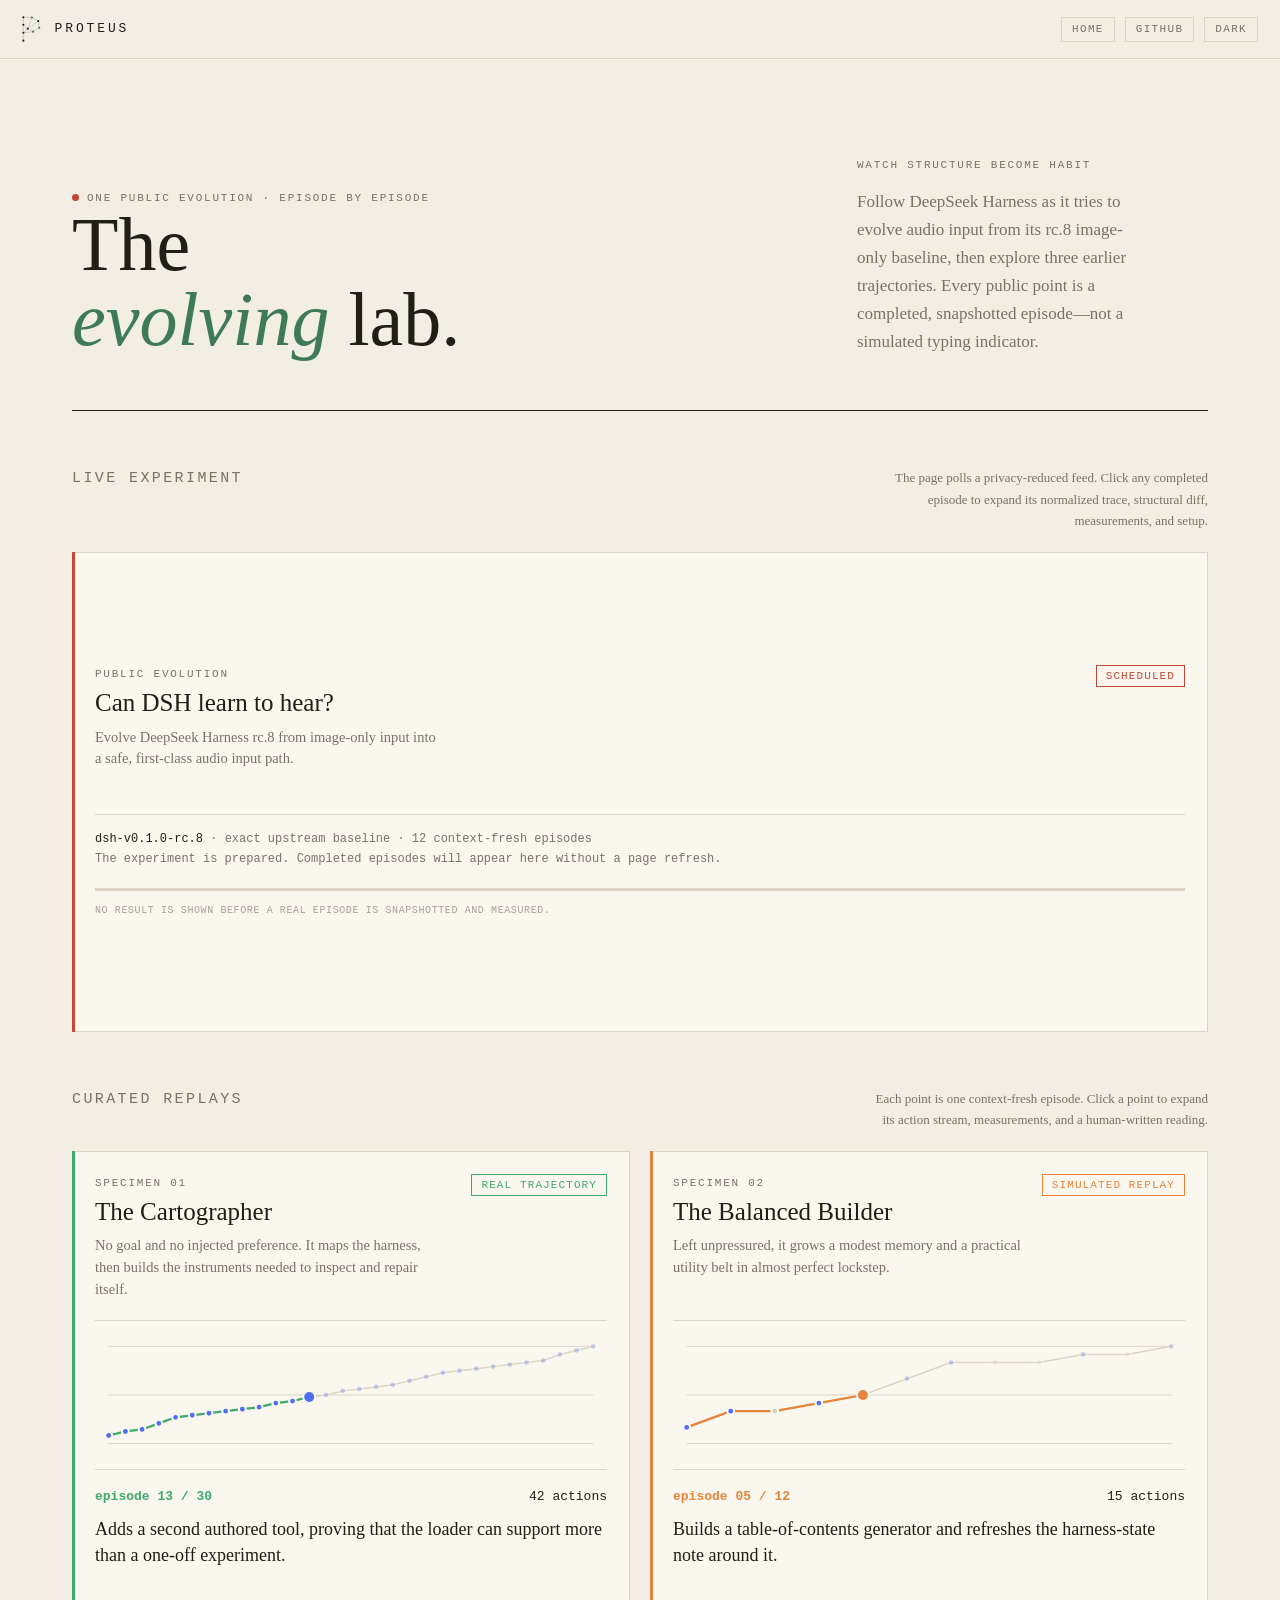
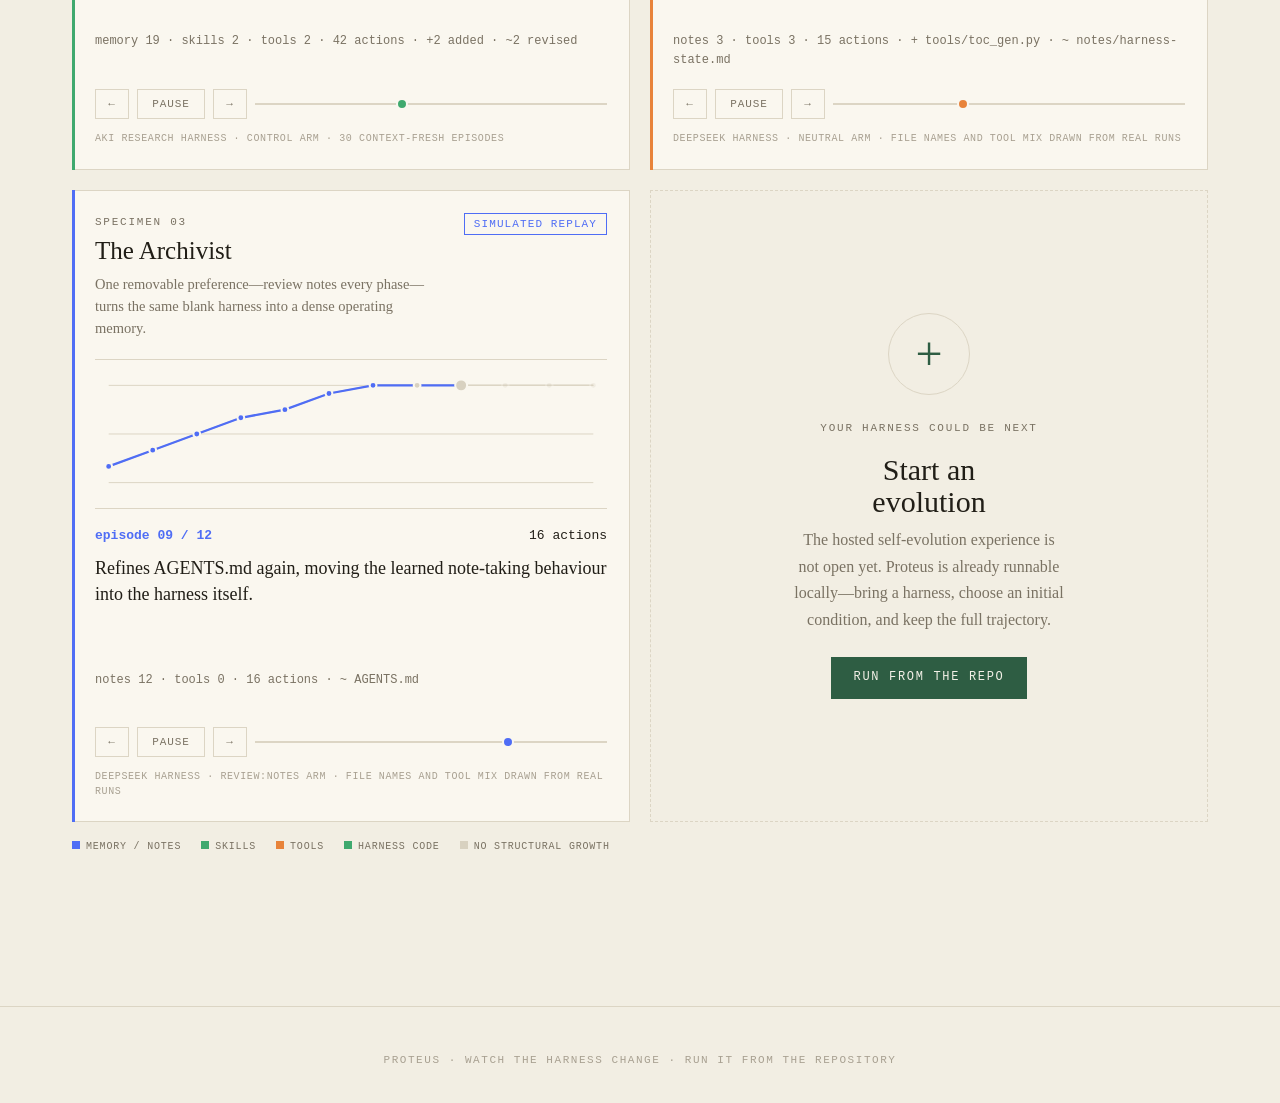
<file: web/static/playground.html>
<!doctype html>
<html lang="en">
<head>
<meta charset="utf-8">
<meta name="viewport" content="width=device-width, initial-scale=1">
<meta name="description" content="Watch a live DeepSeek Harness evolution and curated agent-harness trajectories episode by episode in the Proteus Evolving Lab.">
<title>Proteus Evolving Lab</title>
<link rel="stylesheet" href="assets/site.css">
<style>
.lab-wrap { max-width:1180px; margin:0 auto; padding:34px 22px 80px }
.lab-hero { display:grid; grid-template-columns:minmax(0,1.35fr) minmax(260px,.65fr);
  gap:56px; align-items:end; padding:7vh 0 54px; border-bottom:1px solid var(--ink) }
.lab-hero h1 { font-size:clamp(38px,6vw,76px); font-weight:400; line-height:.98;
  max-width:12ch; text-wrap:balance }
.lab-hero h1 em { color:var(--anchor-hi); font-style:italic }
.lab-intro { color:var(--soft); font-size:17px; max-width:34ch }
.lab-intro .micro { display:block; margin-bottom:14px }
.live-dot { display:inline-block; width:7px; height:7px; border-radius:50%;
  background:var(--live); margin-right:8px; animation:lab-pulse 1.8s ease-in-out infinite }
@keyframes lab-pulse { 50% { opacity:.28; transform:scale(.72) } }
.section-head { display:flex; align-items:baseline; justify-content:space-between;
  gap:20px; margin:56px 0 20px }
.section-head h2 { margin:0 }
.section-head p { color:var(--soft); font-size:13px; max-width:52ch; text-align:right }
.specimen-grid { display:grid; grid-template-columns:repeat(2,minmax(0,1fr)); gap:20px }
.live-grid { grid-template-columns:minmax(0,1fr) }
.live-grid .specimen { min-height:480px }
.live-grid .specimen:not(.live-placeholder) { display:grid;
  grid-template-columns:minmax(260px,.8fr) minmax(360px,1.2fr); column-gap:32px }
.live-grid .specimen:not(.live-placeholder) .specimen-head,
.live-grid .specimen:not(.live-placeholder) .premise,
.live-grid .specimen:not(.live-placeholder) .episode-meta,
.live-grid .specimen:not(.live-placeholder) .episode-summary,
.live-grid .specimen:not(.live-placeholder) .episode-detail,
.live-grid .specimen:not(.live-placeholder) .transport,
.live-grid .specimen:not(.live-placeholder) .disclosure { grid-column:1 }
.live-grid .specimen:not(.live-placeholder) .trace-shell { grid-column:2; grid-row:1 / span 7;
  margin:0; padding:42px 0 6px; align-self:stretch; display:flex; align-items:center }
.live-placeholder { min-height:300px; justify-content:center }
.live-placeholder .premise { max-width:64ch; min-height:0 }
.live-baseline { margin:22px 0 0; padding-top:14px; border-top:1px solid var(--rule);
  color:var(--soft); font:12px/1.7 "SF Mono",ui-monospace,Menlo,monospace }
.live-baseline strong { color:var(--ink); font-weight:400 }
.live-progress { width:100%; height:3px; background:var(--rule); margin-top:18px }
.live-progress i { display:block; height:100%; background:var(--live) }
.specimen { background:var(--panel); border:1px solid var(--rule); min-width:0;
  padding:22px; display:flex; flex-direction:column; min-height:520px; position:relative }
.specimen::before { content:""; position:absolute; inset:-1px auto -1px -1px; width:3px;
  background:var(--specimen-color,var(--anchor)) }
.specimen[data-accent="notes"] { --specimen-color:var(--s-notes) }
.specimen[data-accent="tools"] { --specimen-color:var(--s-tools) }
.specimen[data-accent="skills"] { --specimen-color:var(--s-skills) }
.specimen[data-accent="live"] { --specimen-color:var(--live) }
.specimen-head { display:flex; gap:18px; align-items:flex-start; justify-content:space-between }
.specimen h3 { color:var(--ink); font:400 25px/1.05 "Iowan Old Style","Palatino Linotype",Palatino,Georgia,serif;
  letter-spacing:0; text-transform:none; margin:7px 0 10px }
.specimen .premise { color:var(--soft); font-size:14.5px; line-height:1.5;
  max-width:48ch; min-height:4.5em }
.specimen .status { flex:none; border-color:var(--specimen-color,var(--rule));
  color:var(--specimen-color,var(--soft)) }
.trace-shell { border-top:1px solid var(--rule); border-bottom:1px solid var(--rule);
  margin:20px 0 16px; padding:10px 0 6px }
.trace { display:block; width:100%; height:auto; overflow:visible }
.trace .gridline { stroke:var(--rule); stroke-width:1; vector-effect:non-scaling-stroke }
.trace .future { fill:none; stroke:var(--rule); stroke-width:1.5; vector-effect:non-scaling-stroke }
.trace .history { fill:none; stroke:var(--specimen-color); stroke-width:2.25;
  vector-effect:non-scaling-stroke }
.trace circle { stroke:var(--panel); stroke-width:2; vector-effect:non-scaling-stroke;
  cursor:pointer; outline:none; transition:opacity .2s, r .2s }
.trace circle:hover, .trace circle:focus { stroke:var(--ink); stroke-width:2.5 }
.trace circle.current { animation:trace-breathe 1.8s ease-in-out infinite }
@keyframes trace-breathe { 50% { opacity:.45 } }
.episode-meta { display:flex; justify-content:space-between; gap:12px; align-items:baseline }
.episode-meta .episode-label { color:var(--specimen-color); font-weight:600 }
.episode-summary { font-size:18px; line-height:1.42; margin:10px 0 12px;
  min-height:5.7em; text-wrap:pretty }
.episode-detail { color:var(--soft); min-height:3.2em; font-size:12px;
  font-family:"SF Mono",ui-monospace,Menlo,monospace }
.transport { display:grid; grid-template-columns:auto auto auto 1fr; gap:8px;
  align-items:center; margin-top:auto; padding-top:18px }
.transport button { background:none; border:1px solid var(--rule); color:var(--soft);
  min-width:34px; height:30px; cursor:pointer; font:11px/1 "SF Mono",ui-monospace,monospace;
  letter-spacing:.08em; text-transform:uppercase }
.transport button:hover, .transport button:focus { color:var(--anchor); border-color:var(--anchor) }
.transport .play { min-width:68px }
.scrubber { appearance:none; -webkit-appearance:none; height:2px; padding:0; border:0;
  background:var(--rule); accent-color:var(--specimen-color); cursor:pointer }
.scrubber::-webkit-slider-thumb { -webkit-appearance:none; width:12px; height:12px;
  border-radius:50%; background:var(--specimen-color); border:2px solid var(--panel) }
.scrubber::-moz-range-thumb { width:10px; height:10px; border-radius:50%;
  background:var(--specimen-color); border:2px solid var(--panel) }
.disclosure { color:var(--dim); font-size:10px; line-height:1.45; margin-top:13px;
  letter-spacing:.06em; text-transform:uppercase;
  font-family:"SF Mono",ui-monospace,Menlo,monospace }
.add-specimen { border-style:dashed; justify-content:center; align-items:center;
  text-align:center; background:transparent }
.add-specimen::before { display:none }
.plus { width:82px; height:82px; border:1px solid var(--rule); border-radius:50%;
  display:grid; place-items:center; color:var(--anchor); font:200 48px/1 Georgia,serif;
  margin-bottom:24px }
.add-specimen h3 { font-size:30px; max-width:14ch }
.add-specimen p { max-width:34ch; color:var(--soft); margin:0 auto 24px }
.add-specimen .micro { margin-bottom:10px }
.legend-row { display:flex; gap:14px 20px; align-items:center; flex-wrap:wrap;
  color:var(--soft); font:10px/1.4 "SF Mono",ui-monospace,monospace;
  letter-spacing:.08em; text-transform:uppercase; margin-top:18px }
.legend-row i { display:inline-block; width:8px; height:8px; margin-right:6px }
.legend-row .memory { background:var(--s-notes) }
.legend-row .skills { background:var(--s-skills) }
.legend-row .code { background:var(--s-skills) }
.legend-row .tools { background:var(--s-tools) }
.legend-row .none { background:var(--s-none) }
.episode-overlay { position:fixed; inset:0; z-index:60; background:var(--bg);
  padding:18px 22px; overflow-y:auto; visibility:hidden; opacity:0;
  transition:opacity .45s cubic-bezier(.32,.72,0,1), visibility 0s .45s }
.episode-overlay.on { visibility:visible; opacity:1;
  transition:opacity .45s cubic-bezier(.32,.72,0,1) }
.episode-overlay .overlay-top, .episode-overlay .overlay-body { opacity:0;
  transform:translateY(12px); transition:opacity .5s cubic-bezier(.32,.72,0,1),
  transform .5s cubic-bezier(.32,.72,0,1) }
.episode-overlay.in .overlay-top, .episode-overlay.in .overlay-body {
  opacity:1; transform:none }
.overlay-top { display:flex; justify-content:space-between; align-items:center;
  gap:20px; margin-bottom:8px }
.overlay-nav { display:flex; align-items:center; gap:18px }
.overlay-nav button { border:0; padding:0; background:none; color:var(--anchor);
  cursor:pointer; font:12px "SF Mono",ui-monospace,monospace;
  letter-spacing:.1em; text-transform:uppercase }
.overlay-nav button:hover, .overlay-nav button:focus { color:var(--anchor-hi) }
.overlay-nav button:disabled { color:var(--dim); cursor:default }
.overlay-body { min-height:calc(100vh - 62px); position:relative; display:flex;
  align-items:center }
.episode-orb { --R:min(96vh,54vw); position:absolute; left:-1px; top:50%;
  transform:translateY(-50%); width:var(--R); height:calc(2*var(--R));
  border-radius:0 var(--R) var(--R) 0; overflow:hidden; color:#f8f7f2;
  display:flex; flex-direction:column; justify-content:center; padding:0 12% 0 4% }
.episode-orb .micro { color:rgba(255,255,255,.68) }
.orb-kicker { margin-bottom:8px; letter-spacing:.25em }
.orb-summary { max-width:40ch; margin:0 0 18px;
  font:italic 16px/1.5 "Iowan Old Style",Palatino,Georgia,serif;
  color:rgba(255,255,255,.88) }
.episode-feed { max-height:52%; overflow-y:auto; scrollbar-width:none;
  font:12px/1.75 "SF Mono",ui-monospace,monospace }
.episode-feed::-webkit-scrollbar { display:none }
.episode-step { display:grid; grid-template-columns:60px minmax(90px,auto) minmax(0,1fr);
  gap:10px; align-items:baseline; white-space:nowrap; overflow:hidden }
.episode-step .phase { color:rgba(255,255,255,.48); font-size:9px;
  letter-spacing:.08em; text-transform:uppercase }
.episode-step .tool { color:#fff }
.episode-step .target { color:rgba(255,255,255,.65); overflow:hidden;
  text-overflow:ellipsis }
.episode-step.write .tool { text-decoration:underline; text-underline-offset:3px }
.overlay-panels { margin-left:calc(min(96vh,54vw) + 3vw); flex:1;
  display:grid; grid-template-columns:1fr 1fr; gap:32px; max-width:780px;
  padding-right:3vw }
.overlay-panel { min-width:0 }
.overlay-panel h3 { margin-bottom:16px }
.overlay-panel .kv { font-size:13.5px; line-height:1.5 }
.overlay-panel .kv .micro { display:block; margin:11px 0 2px }
.overlay-panel .reading { font:17px/1.5 "Iowan Old Style",Palatino,Georgia,serif;
  margin-bottom:18px; text-wrap:pretty }
.tool-bar { height:5px; background:var(--anchor); margin:4px 0 8px }
.change-list { overflow-wrap:anywhere }
#episode-zoom-ghost { position:fixed; z-index:70; pointer-events:none;
  border-radius:50%; transition:all .62s cubic-bezier(.32,.72,0,1) }
body.episode-open { overflow:hidden }
@media (max-width:820px) {
  .lab-hero { grid-template-columns:1fr; gap:26px; padding-top:5vh }
  .lab-intro { max-width:52ch }
  .section-head { display:block }
  .section-head p { text-align:left; margin-top:9px }
  .specimen-grid { grid-template-columns:1fr }
  .live-grid .specimen:not(.live-placeholder) { display:flex }
  .live-grid .specimen:not(.live-placeholder) .trace-shell { margin:20px 0 16px; padding:10px 0 6px }
  .episode-orb { --R:min(56vh,80vw) }
  .overlay-panels { margin-left:calc(min(56vh,80vw) + 4vw);
    grid-template-columns:1fr; overflow-y:auto; max-height:88vh }
}
@media (max-width:520px) {
  .lab-wrap { padding:22px 16px 64px }
  .specimen { padding:18px; min-height:500px }
  .specimen-head { display:block }
  .specimen .status { margin-top:6px }
  .specimen .premise { min-height:0 }
  .episode-summary { font-size:17px; min-height:7em }
  .transport { grid-template-columns:auto auto auto }
  .scrubber { grid-column:1 / -1; width:100%; margin-top:8px }
  .episode-overlay { padding:14px 16px }
  .overlay-top { flex-wrap:wrap; gap:7px 14px }
  .overlay-nav { gap:14px }
  .overlay-body { min-height:0; flex-direction:column; align-items:stretch }
  .episode-orb { --R:min(44vh,96vw); position:relative; left:0; top:0;
    transform:none; margin-left:-16px; flex:none; padding:0 18% 0 16px }
  .orb-summary { font-size:14px; margin-bottom:12px }
  .episode-feed { max-height:49% }
  .episode-step { grid-template-columns:52px 86px minmax(0,1fr); gap:7px;
    font-size:10.5px }
  .overlay-panels { margin-left:0; grid-template-columns:1fr; gap:24px;
    max-width:none; padding:24px 0 32px; overflow:visible; max-height:none }
}
@media (prefers-reduced-motion:reduce) {
  .live-dot, .trace circle.current { animation:none }
  .episode-overlay, .episode-overlay .overlay-top, .episode-overlay .overlay-body,
  #episode-zoom-ghost { transition:none }
}
</style>
</head>
<body>
<header class="site">
  <svg class="mark" viewBox="0 0 441 617" role="img" aria-label="Proteus">
  <title>Proteus</title>
  <style>
    .mark line { stroke:currentColor; stroke-width:5; opacity:.8; stroke-linecap:round }
    .mark circle { fill:currentColor }
    .mark circle.a { fill:var(--logo-accent,#3E7A58) }
    .mark path { fill:currentColor }
  </style>
  <g fill="none">
    <line x1="32" y1="32" x2="235" y2="34"/><line x1="32" y1="32" x2="32" y2="206"/>
    <line x1="235" y1="34" x2="386" y2="119"/><line x1="235" y1="34" x2="137" y2="302"/>
    <line x1="386" y1="119" x2="409" y2="280"/><line x1="386" y1="119" x2="137" y2="302"/>
    <line x1="32" y1="206" x2="137" y2="302"/><line x1="32" y1="206" x2="32" y2="397"/>
    <line x1="409" y1="280" x2="265" y2="371"/><line x1="137" y1="302" x2="265" y2="371"/>
    <line x1="137" y1="302" x2="32" y2="397"/><line x1="265" y1="371" x2="32" y2="397"/>
    <line x1="32" y1="397" x2="32" y2="585"/>
  </g>
  <circle cx="32" cy="32" r="25"/><circle cx="235" cy="34" r="25" class="a"/>
  <circle cx="386" cy="119" r="25"/><circle cx="32" cy="206" r="25"/>
  <circle cx="409" cy="280" r="25" class="a"/><circle cx="137" cy="302" r="25"/>
  <circle cx="265" cy="371" r="25" class="a"/><circle cx="32" cy="397" r="25"/>
  <circle cx="32" cy="585" r="25"/>
  </svg>
  <span class="name">PROTEUS</span>
  <nav>
    <a href="index.html">Home</a>
    <a href="https://github.com/proteus-evolve/Proteus">GitHub</a>
    <button id="theme-btn" type="button" aria-label="switch theme"></button>
  </nav>
</header>

<main class="lab-wrap">
  <section class="lab-hero">
    <div>
      <div class="micro"><span class="live-dot"></span>one public evolution · episode by episode</div>
      <h1>The <em>evolving</em> lab.</h1>
    </div>
    <div class="lab-intro">
      <span class="micro">Watch structure become habit</span>
      Follow DeepSeek Harness as it tries to evolve audio input from its rc.8 image-only
      baseline, then explore three earlier trajectories. Every public point is a completed,
      snapshotted episode—not a simulated typing indicator.
    </div>
  </section>

  <div class="section-head">
    <h2>Live experiment</h2>
    <p>The page polls a privacy-reduced feed. Click any completed episode to expand its normalized trace, structural diff, measurements, and setup.</p>
  </div>

  <section class="specimen-grid live-grid" id="live-campaign" aria-label="Live DSH audio evolution"></section>

  <div class="section-head">
    <h2>Curated replays</h2>
    <p>Each point is one context-fresh episode. Click a point to expand its action stream, measurements, and a human-written reading.</p>
  </div>

  <section class="specimen-grid" id="specimens" aria-label="Evolving harness examples"></section>

  <div class="legend-row" aria-label="Trajectory legend">
    <span><i class="memory"></i>memory / notes</span>
    <span><i class="skills"></i>skills</span>
    <span><i class="tools"></i>tools</span>
    <span><i class="code"></i>harness code</span>
    <span><i class="none"></i>no structural growth</span>
  </div>
</main>

<footer class="site">Proteus · watch the harness change ·
  <a href="https://github.com/proteus-evolve/Proteus">run it from the repository</a>
</footer>

<div class="episode-overlay" id="episode-overlay" role="dialog" aria-modal="true"
  aria-hidden="true" aria-labelledby="overlay-title">
  <div class="overlay-top">
    <span class="micro" id="overlay-title"></span>
    <div class="overlay-nav">
      <button type="button" id="overlay-prev">‹ prev</button>
      <button type="button" id="overlay-next">next ›</button>
      <button type="button" id="overlay-close">✕ close</button>
    </div>
  </div>
  <div class="overlay-body">
    <div class="episode-orb" id="episode-orb">
      <div class="micro orb-kicker" id="orb-kicker"></div>
      <p class="orb-summary" id="orb-summary"></p>
      <div class="episode-feed" id="episode-feed"></div>
    </div>
    <div class="overlay-panels">
      <section class="overlay-panel">
        <h3>what happened</h3>
        <div class="reading" id="overlay-reading"></div>
        <div class="kv" id="overlay-change"></div>
      </section>
      <section class="overlay-panel">
        <h3>measurement · this episode</h3>
        <div class="kv" id="overlay-measurement"></div>
      </section>
      <section class="overlay-panel">
        <h3>setup</h3>
        <div class="kv" id="overlay-setup"></div>
      </section>
      <section class="overlay-panel">
        <h3>data note</h3>
        <div class="kv" id="overlay-disclosure"></div>
      </section>
    </div>
  </div>
</div>

<script src="assets/case-data.js"></script>
<script src="assets/demo-data.js"></script>
<script src="assets/lab-data.js"></script>
<script>
const SVG_NS = "http://www.w3.org/2000/svg";
const SURFACE_COLOR = {
  memory:"var(--s-notes)", notes:"var(--s-notes)", skills:"var(--s-skills)",
  tools:"var(--s-tools)", instructions:"var(--s-instr)", loop:"var(--s-skills)",
  code:"var(--s-skills)", none:"var(--s-none)"
};

function demoArm(name) { return window.DEMO.arms.find(a => a.arm === name); }

function normalise(story) {
  if (story.source === "live") return story.live.episodes.map(episode => ({
    ep:episode.episode, units:episode.units || {}, calls:episode.tool_calls || 0,
    summary:episode.summary, summaryKind:episode.summary_kind || "automatic",
    added:episode.changes?.added || [], changed:episode.changes?.changed || [],
    deleted:episode.changes?.deleted || [], delta:null, steps:episode.steps || [],
    scores:episode.scores || {}, accepted:episode.accepted !== false
  }));
  const raw = story.source === "case" ? window.CASE.episodes : demoArm(story.arm).episodes;
  return raw.map((episode, index) => {
    const steps = story.source === "case" ? episode.steps : episode.seq.flatMap(phase =>
      phase.tools.map(tool => [phase.phase, tool, ""]));
    const calls = steps.length;
    return { ep:episode.ep, units:episode.units, calls, summary:story.summaries[index],
      added:episode.added || [], changed:episode.changed || [], deleted:[], delta:episode.d || null,
      steps, agentsChars:episode.agents_chars || null };
  });
}

function dominantSurface(episodes, index) {
  const current = episodes[index].units, previous = index ? episodes[index - 1].units : {};
  let best = "none", growth = 0;
  for (const [surface, value] of Object.entries(current)) {
    const delta = value - (previous[surface] || 0);
    if (delta > growth) { best = surface; growth = delta; }
  }
  return best;
}

function detailText(episode) {
  const units = Object.entries(episode.units).map(([name, value]) => `${name} ${value}`).join(" · ");
  const edits = [...episode.added.map(x => `+ ${x}`), ...episode.changed.map(x => `~ ${x}`),
    ...(episode.deleted || []).map(x => `− ${x}`)];
  if (edits.length) return `${units} · ${episode.calls} actions · ${edits.slice(0, 3).join(" · ")}`;
  if (episode.delta) return `${units} · ${episode.calls} actions · +${episode.delta.a} added · ~${episode.delta.r} revised`;
  return `${units} · ${episode.calls} actions · no structural change kept`;
}

function makeSvg(episodes) {
  const width = 600, height = 154, left = 16, right = 584, top = 18, bottom = 132;
  const totals = episodes.map(e => Object.values(e.units).reduce((a, b) => a + b, 0));
  const max = Math.max(...totals, 1);
  const points = totals.map((value, index) => ({
    x:left + (episodes.length === 1 ? 0 : index / (episodes.length - 1)) * (right - left),
    y:bottom - (value / max) * (bottom - top)
  }));
  const svg = document.createElementNS(SVG_NS, "svg");
  svg.setAttribute("class", "trace"); svg.setAttribute("viewBox", `0 0 ${width} ${height}`);
  svg.setAttribute("role", "img"); svg.setAttribute("aria-label", "Harness units accumulated by episode");
  for (const y of [top, (top + bottom) / 2, bottom]) {
    const line = document.createElementNS(SVG_NS, "line");
    line.setAttribute("class", "gridline"); line.setAttribute("x1", left); line.setAttribute("x2", right);
    line.setAttribute("y1", y); line.setAttribute("y2", y); svg.appendChild(line);
  }
  const future = document.createElementNS(SVG_NS, "polyline");
  future.setAttribute("class", "future");
  future.setAttribute("points", points.map(p => `${p.x},${p.y}`).join(" ")); svg.appendChild(future);
  const history = document.createElementNS(SVG_NS, "polyline");
  history.setAttribute("class", "history"); svg.appendChild(history);
  const circles = points.map((point, index) => {
    const circle = document.createElementNS(SVG_NS, "circle");
    circle.setAttribute("cx", point.x); circle.setAttribute("cy", point.y);
    circle.setAttribute("r", 4); circle.setAttribute("tabindex", "0"); circle.setAttribute("role", "button");
    circle.setAttribute("aria-haspopup", "dialog"); circle.setAttribute("aria-expanded", "false");
    circle.setAttribute("aria-label", `episode ${episodes[index].ep}: ${episodes[index].summary}`);
    circle.style.fill = SURFACE_COLOR[dominantSurface(episodes, index)] || SURFACE_COLOR.none;
    svg.appendChild(circle); return circle;
  });
  return {svg, points, history, circles};
}

const WRITE_TOOL = /(write|edit|delete|patch|append)/i;
const overlay = document.getElementById("episode-overlay");
const overlayClose = document.getElementById("overlay-close");
let activeState = null, previousFocus = null;

function reducedMotion() { return matchMedia("(prefers-reduced-motion:reduce)").matches; }
function escapeHtml(value) {
  return String(value).replace(/[&<>"']/g, char => ({"&":"&amp;","<":"&lt;",">":"&gt;",'"':"&quot;","'":"&#39;"})[char]);
}
function elementRect(element) {
  const rect = element.getBoundingClientRect();
  return {left:rect.left, top:rect.top, width:rect.width, height:rect.height};
}
function orbCircle() {
  const rect = document.getElementById("episode-orb").getBoundingClientRect();
  const radius = rect.height / 2;
  return {left:rect.left - radius, top:rect.top, width:2 * radius, height:2 * radius};
}
function flyEpisodeDot(from, to, color, done) {
  const ghost = document.createElement("div");
  ghost.id = "episode-zoom-ghost";
  Object.assign(ghost.style, {left:`${from.left}px`, top:`${from.top}px`,
    width:`${from.width}px`, height:`${from.height}px`, background:color, opacity:"1"});
  document.body.appendChild(ghost);
  requestAnimationFrame(() => requestAnimationFrame(() => Object.assign(ghost.style, {
    left:`${to.left}px`, top:`${to.top}px`, width:`${to.width}px`, height:`${to.height}px`
  })));
  setTimeout(() => { ghost.style.opacity = "0"; if (done) done(); }, 620);
  setTimeout(() => ghost.remove(), 1050);
}
function storyMeta(story) {
  if (story.source === "live") return {
    harness:`DeepSeek Harness · ${story.live.baseline.release}`,
    model:story.live.model || "deepseek-v4-flash", arm:"neutral · one public seed",
    goal:story.live.goal,
    sandbox:"Docker · exact rc.8 source · one fresh context per phase"
  };
  if (story.source === "case") return window.CASE.meta;
  return {...window.DEMO.meta, arm:story.arm,
    goal:story.arm === "neutral" ? "none — unpressured evolution" : "none · removable preference: review notes"};
}
function renderOverlay() {
  if (!activeState) return;
  const {story, episodes, index, plot} = activeState;
  const episode = episodes[index], previous = index ? episodes[index - 1] : null;
  const surface = dominantSurface(episodes, index);
  const meta = storyMeta(story);
  const toolCounts = {};
  episode.steps.forEach(([, tool]) => toolCounts[tool] = (toolCounts[tool] || 0) + 1);
  const topTools = Object.entries(toolCounts).sort((a, b) => b[1] - a[1]).slice(0, 6);
  const topCount = topTools.length ? topTools[0][1] : 1;
  const scores = Object.entries(episode.scores || {});
  const touched = [...new Set(episode.steps.map(step => step[2]).filter(Boolean))];
  const growth = Object.entries(episode.units).map(([name, value]) =>
    `${name} ${value - (previous?.units[name] || 0) >= 0 ? "+" : ""}${value - (previous?.units[name] || 0)}`).join(" · ");
  const changes = [
    ...episode.added.map(file => `+ ${file}`),
    ...episode.changed.map(file => `~ ${file}`),
    ...(episode.deleted || []).map(file => `− ${file}`)
  ];

  document.getElementById("overlay-title").textContent =
    `${story.title} · episode ${episode.ep} of ${episodes.length} · ${story.status}`;
  document.getElementById("orb-kicker").textContent = `episode ${String(episode.ep).padStart(2, "0")} · ${surface === "none" ? "no structural growth" : `${surface} grew most`}`;
  document.getElementById("orb-summary").textContent = episode.summary;
  document.getElementById("episode-orb").style.background = SURFACE_COLOR[surface] || SURFACE_COLOR.none;
  document.getElementById("episode-feed").innerHTML = episode.steps.map(([phase, tool, target]) =>
    `<div class="episode-step${WRITE_TOOL.test(tool) ? " write" : ""}"><span class="phase">${escapeHtml(phase)}</span><span class="tool">${escapeHtml(tool)}</span><span class="target">${escapeHtml(target || "")}</span></div>`).join("");
  document.getElementById("overlay-reading").textContent = episode.summary;
  document.getElementById("overlay-change").innerHTML = `
    <span class="micro">structure carried forward</span><div class="change-list">${changes.length
      ? changes.map(escapeHtml).join("<br>")
      : episode.delta ? `+${episode.delta.a} added · ~${episode.delta.r} revised · −${episode.delta.d} dropped`
      : "No added or revised files kept in this episode."}</div>
    <span class="micro">cumulative units</span>${Object.entries(episode.units).map(([name, value]) => `${escapeHtml(name)} ${value}`).join(" · ")}`;
  document.getElementById("overlay-measurement").innerHTML = `
    <span class="micro">dominant surface</span>${escapeHtml(surface === "none" ? "no structural growth" : surface)}
    <span class="micro">growth from prior episode</span>${escapeHtml(growth)}
    <span class="micro">actions</span>${episode.calls}
    <span class="micro">evaluators</span>${scores.length ? scores.map(([name, score]) =>
      `${escapeHtml(name)} ${Number(score).toFixed(3)}`).join(" · ") : "—"}
    <span class="micro">files touched</span>${touched.length ? touched.slice(0, 8).map(escapeHtml).join(", ") : "—"}
    <span class="micro">top tools</span>${topTools.map(([tool, count]) =>
      `<div>${escapeHtml(tool)} · ${count}<div class="tool-bar" style="width:${Math.round(100 * count / topCount)}%"></div></div>`).join("") || "—"}`;
  document.getElementById("overlay-setup").innerHTML = [
    ["harness", meta.harness], ["model", meta.model], ["arm / initial condition", meta.arm],
    ["goal", meta.goal], ["sandbox", meta.sandbox]
  ].map(([key, value]) => `<span class="micro">${escapeHtml(key)}</span>${escapeHtml(value || "—")}`).join("");
  document.getElementById("overlay-disclosure").innerHTML = `
    <span class="micro">trajectory</span>${escapeHtml(story.status)}
    <span class="micro">source note</span>${escapeHtml(story.disclosure)}
    <span class="micro">interpretation</span>${episode.summaryKind === "automatic"
      ? "Automatic factual summary from the public diff and score."
      : "Episode sentence written by the Proteus team."}
    ${story.source === "demo" ? `<span class="micro">simulation disclosure</span>${escapeHtml(window.DEMO.meta.note)}` : ""}`;
  document.getElementById("overlay-prev").disabled = index === 0;
  document.getElementById("overlay-next").disabled = index === episodes.length - 1;
  plot.circles.forEach((circle, circleIndex) => circle.setAttribute("aria-expanded", circleIndex === index ? "true" : "false"));
}
function openOverlay(state, index, dot) {
  previousFocus = document.activeElement;
  state.setEpisode(index, true);
  activeState = state;
  renderOverlay();
  overlay.scrollTop = 0;
  document.getElementById("episode-feed").scrollTop = 0;
  overlay.classList.add("on");
  overlay.setAttribute("aria-hidden", "false");
  document.body.classList.add("episode-open");
  const reveal = () => { overlay.classList.add("in"); overlayClose.focus(); };
  if (reducedMotion() || !dot) reveal();
  else flyEpisodeDot(elementRect(dot), orbCircle(), getComputedStyle(dot).fill, reveal);
}
function closeOverlay() {
  if (!activeState || !overlay.classList.contains("on")) return;
  const dot = activeState.plot.circles[activeState.index];
  overlay.classList.remove("in");
  if (!reducedMotion() && dot) flyEpisodeDot(orbCircle(), elementRect(dot), getComputedStyle(dot).fill);
  overlay.classList.remove("on");
  overlay.setAttribute("aria-hidden", "true");
  document.body.classList.remove("episode-open");
  activeState.plot.circles.forEach(circle => circle.setAttribute("aria-expanded", "false"));
  activeState = null;
  if (previousFocus) previousFocus.focus();
}
function moveOverlay(direction) {
  if (!activeState) return;
  const next = activeState.index + direction;
  if (next < 0 || next >= activeState.episodes.length) return;
  activeState.setEpisode(next, true);
  renderOverlay();
}

function specimenCard(story, storyIndex) {
  const episodes = normalise(story), card = document.createElement("article");
  card.className = "specimen"; card.dataset.accent = story.accent;
  card.innerHTML = `
    <div class="specimen-head"><div><div class="micro">${story.source === "live" ? "public evolution" : `specimen ${String(storyIndex + 1).padStart(2, "0")}`}</div>
      <h3>${escapeHtml(story.title)}</h3></div><span class="tag status">${escapeHtml(story.status)}</span></div>
    <p class="premise">${escapeHtml(story.premise)}</p><div class="trace-shell"></div>
    <div class="episode-meta mono"><span class="episode-label"></span><span class="call-count"></span></div>
    <p class="episode-summary" aria-live="polite"></p><div class="episode-detail"></div>
    <div class="transport"><button class="prev" type="button" aria-label="previous episode">←</button>
      <button class="play" type="button">pause</button><button class="next" type="button" aria-label="next episode">→</button>
      <input class="scrubber" type="range" min="1" max="${episodes.length}" value="1" aria-label="select episode"></div>
    <div class="disclosure">${escapeHtml(story.disclosure)}</div>`;
  const plot = makeSvg(episodes); card.querySelector(".trace-shell").appendChild(plot.svg);
  const state = {card, story, episodes, plot, index:0, playing:story.source !== "live"};

  function setEpisode(index, pause=false) {
    state.index = (index + episodes.length) % episodes.length;
    if (pause) state.playing = false;
    const episode = episodes[state.index];
    card.querySelector(".episode-label").textContent = `episode ${String(episode.ep).padStart(2, "0")} / ${episodes.length}`;
    card.querySelector(".call-count").textContent = `${episode.calls} actions`;
    card.querySelector(".episode-summary").textContent = episode.summary;
    card.querySelector(".episode-detail").textContent = detailText(episode);
    card.querySelector(".scrubber").value = state.index + 1;
    card.querySelector(".play").textContent = state.playing ? "pause" : "play";
    plot.history.setAttribute("points", plot.points.slice(0, state.index + 1).map(p => `${p.x},${p.y}`).join(" "));
    plot.circles.forEach((circle, i) => {
      circle.classList.toggle("current", i === state.index); circle.setAttribute("r", i === state.index ? 7 : 4);
      circle.style.opacity = i <= state.index ? "1" : ".28";
    });
  }
  state.setEpisode = setEpisode;
  plot.circles.forEach((circle, index) => {
    circle.addEventListener("click", () => openOverlay(state, index, circle));
    circle.addEventListener("keydown", event => {
      if (event.key === "Enter" || event.key === " ") {
        event.preventDefault(); openOverlay(state, index, circle);
      }
    });
  });
  card.querySelector(".prev").addEventListener("click", () => setEpisode(state.index - 1, true));
  card.querySelector(".next").addEventListener("click", () => setEpisode(state.index + 1, true));
  card.querySelector(".play").addEventListener("click", () => {
    state.playing = !state.playing; card.querySelector(".play").textContent = state.playing ? "pause" : "play";
  });
  card.querySelector(".scrubber").addEventListener("input", event => setEpisode(Number(event.target.value) - 1, true));
  const initial = story.source === "live" ? episodes.length - 1
    : matchMedia("(prefers-reduced-motion:reduce)").matches
    ? 0 : (Math.floor(Date.now() / 3800) + storyIndex * 4) % episodes.length;
  setEpisode(initial); return state;
}

const gallery = document.getElementById("specimens");
const states = [];
window.LAB_STORIES.forEach((story, index) => {
  const state = specimenCard(story, index); gallery.appendChild(state.card); states.push(state);
});
const add = document.createElement("article");
add.className = "specimen add-specimen";
add.innerHTML = `<div class="plus" aria-hidden="true">+</div><div class="micro">Your harness could be next</div>
  <h3>Start an evolution</h3><p>The hosted self-evolution experience is not open yet. Proteus is already runnable locally—bring a harness, choose an initial condition, and keep the full trajectory.</p>
  <a class="btn primary" href="https://github.com/proteus-evolve/Proteus#-60-second-demo-no-api-key-no-docker">Run from the repo</a>`;
gallery.appendChild(add);

const liveHost = document.getElementById("live-campaign");
let liveState = null, liveSignature = "";

function removeLiveState() {
  if (!liveState) return;
  const index = states.indexOf(liveState);
  if (index >= 0) states.splice(index, 1);
  liveState = null;
}

function livePlaceholder(data, unavailable=false) {
  removeLiveState();
  const card = document.createElement("article");
  card.className = "specimen live-placeholder"; card.dataset.accent = "live";
  const target = Number(data?.episodes_target || 12);
  const baseline = data?.baseline?.release || "dsh-v0.1.0-rc.8";
  const status = unavailable ? "feed unavailable" : (data?.status || "scheduled");
  card.innerHTML = `<div class="specimen-head"><div><div class="micro">public evolution</div>
      <h3>Can DSH learn to hear?</h3></div><span class="tag status">${escapeHtml(status)}</span></div>
    <p class="premise">${escapeHtml(data?.goal || "Starting from the latest image-capable DeepSeek Harness release, ask the harness to evolve safe audio attachment, transcription, and agent grounding.")}</p>
    <div class="live-baseline"><strong>${escapeHtml(baseline)}</strong> · exact upstream baseline · ${target} context-fresh episodes<br>
      ${unavailable ? "The last published feed could not be loaded. This page will retry automatically." : "The experiment is prepared. Completed episodes will appear here without a page refresh."}</div>
    <div class="live-progress" aria-label="0 of ${target} episodes"><i style="width:0%"></i></div>
    <div class="disclosure">No result is shown before a real episode is snapshotted and measured.</div>`;
  liveHost.replaceChildren(card);
}

async function loadLiveCampaign() {
  let data;
  try {
    const response = await fetch(`assets/dsh-audio-live.json?t=${Date.now()}`, {cache:"no-store"});
    if (!response.ok) throw new Error(`HTTP ${response.status}`);
    data = await response.json();
  } catch (error) {
    if (!liveHost.children.length) livePlaceholder(null, true);
    return;
  }
  const signature = JSON.stringify(data);
  if (signature === liveSignature) return;
  // Do not replace the points underneath a reader while its episode overlay is open.
  // The next 15-second poll will apply the update after they close it.
  if (activeState && activeState === liveState) return;
  liveSignature = signature;
  if (!data.episodes?.length) {
    livePlaceholder(data);
    return;
  }
  removeLiveState();
  const complete = data.episodes.length;
  const target = Number(data.episodes_target || complete);
  const story = {
    id:"dsh-audio-live", title:data.title || "Can DSH learn to hear?",
    status:data.status === "running" ? `live · ${complete}/${target}` : `${data.status} · ${complete}/${target}`,
    source:"live", live:data, accent:"live",
    premise:`Starting from ${data.baseline?.release || "DSH rc.8"}, Proteus is asking the harness to evolve safe audio input without inventing an unsupported native model field.`,
    disclosure:data.disclosure || "Real Proteus run · normalized DSH trace"
  };
  liveState = specimenCard(story, 0);
  liveHost.replaceChildren(liveState.card);
  states.unshift(liveState);
}

livePlaceholder({status:"loading"});
loadLiveCampaign();
setInterval(loadLiveCampaign, 15000);
document.getElementById("overlay-close").addEventListener("click", closeOverlay);
document.getElementById("overlay-prev").addEventListener("click", () => moveOverlay(-1));
document.getElementById("overlay-next").addEventListener("click", () => moveOverlay(1));
overlay.addEventListener("click", event => { if (event.target === overlay) closeOverlay(); });
document.addEventListener("keydown", event => {
  if (!activeState) return;
  if (event.key === "Escape") closeOverlay();
  else if (event.key === "ArrowLeft") moveOverlay(-1);
  else if (event.key === "ArrowRight") moveOverlay(1);
  else if (event.key === "Tab") {
    const focusable = [...overlay.querySelectorAll("button:not(:disabled)")];
    const first = focusable[0], last = focusable[focusable.length - 1];
    if (event.shiftKey && document.activeElement === first) {
      event.preventDefault(); last.focus();
    } else if (!event.shiftKey && document.activeElement === last) {
      event.preventDefault(); first.focus();
    }
  }
});
if (!matchMedia("(prefers-reduced-motion:reduce)").matches) {
  setInterval(() => states.forEach(state => {
    if (!state.playing) return;
    state.setEpisode(state.index + 1);
  }), 3800);
}
</script>
<script src="assets/theme.js"></script>
</body>
</html>
</file>
<file: web/static/assets/site.css>
/* Proteus site — zine-paper (light) / atlas night-print (dark).
   One chroma anchor (the brand green); surface colors are data channels shared with the
   fleet atlas: notes=ultramarine, tools=signal orange, skills=leaf, instructions=violet. */

:root {
  --bg:#F2EEE3; --panel:#FAF7EF; --ink:#211E17; --soft:#7A7263; --dim:#A8A091;
  --rule:#DCD5C4; --anchor:#2E5D43; --anchor-hi:#3E7A58; --anchor-ink:#F4F1E8;
  --bad:#A8402E; --live:#C64536; --live-hi:#A93428; --live-ink:#FFF8F1;
  --s-notes:#4F6DF5; --s-tools:#E8833A; --s-skills:#3FA96E; --s-instr:#9A7BD6;
  --s-none:#D8D1C0;
}
* { box-sizing:border-box; margin:0 }
body { background:var(--bg); color:var(--ink);
  font:16px/1.65 "Iowan Old Style","Palatino Linotype",Palatino,Georgia,serif;
  -webkit-font-smoothing:antialiased }
.mono { font-family:"SF Mono",ui-monospace,Menlo,Consolas,monospace;
  font-variant-numeric:tabular-nums; font-size:13px }
.micro { font-size:11px; letter-spacing:.16em; text-transform:uppercase;
  color:var(--soft); font-family:"SF Mono",ui-monospace,Menlo,monospace }
.wrap { max-width:920px; margin:0 auto; padding:28px 22px }
a { color:var(--anchor); text-decoration:none }
a:hover { text-decoration:underline; text-underline-offset:3px }

header.site { display:flex; align-items:center; gap:14px; padding:16px 22px;
  border-bottom:1px solid var(--rule) }
header.site img { height:30px; background:#fff; padding:2px;
  border:1px solid var(--rule) }
header.site .name { font-weight:400; letter-spacing:.22em; font-size:13px;
  font-family:"SF Mono",ui-monospace,monospace }
header.site nav { margin-left:auto; display:flex; gap:20px }
header.site nav { gap:10px; align-items:center }
header.site nav a { color:var(--soft) }

.hero { text-align:center; padding:11vh 22px 8vh }
.hero .kicker { margin-bottom:26px }
.hero img.logo { width:150px; max-width:46vw; background:#fff; padding:16px;
  border:1px solid var(--rule); box-shadow:0 1px 0 var(--rule) }
.hero h1 { font-size:clamp(30px,4.6vw,52px); font-weight:400; line-height:1.12;
  margin:30px auto 14px; max-width:20ch; text-wrap:balance }
.hero h1 em { font-style:italic; color:var(--anchor-hi) }
.hero .slog { color:var(--soft); font-size:15px; letter-spacing:.05em }
.hero .cta { margin-top:38px; display:flex; gap:14px; justify-content:center;
  flex-wrap:wrap }
.btn { display:inline-block; padding:10px 22px; font-size:12px; letter-spacing:.14em;
  text-transform:uppercase; font-family:"SF Mono",ui-monospace,monospace;
  border:1px solid var(--anchor); color:var(--anchor) }
.btn.primary { background:var(--anchor); color:var(--anchor-ink) }
.btn:hover { text-decoration:none; background:var(--anchor-hi); color:var(--anchor-ink);
  border-color:var(--anchor-hi) }

.grid { display:grid; grid-template-columns:repeat(auto-fit,minmax(240px,1fr)); gap:36px }
.card { border-top:1px solid var(--ink); padding-top:14px }
.card h3 { margin-bottom:10px }
.card p, .card { font-size:14.5px; color:var(--ink) }
h2 { font-size:15px; font-weight:400; letter-spacing:.16em; text-transform:uppercase;
  font-family:"SF Mono",ui-monospace,monospace; color:var(--soft);
  margin:64px 0 18px; }
h3 { font-size:11px; letter-spacing:.16em; text-transform:uppercase;
  color:var(--soft); font-weight:400;
  font-family:"SF Mono",ui-monospace,monospace }

.print { border:1px solid var(--rule); background:var(--panel); padding:14px }
.print img { display:block; max-width:100%; }

label { display:block; margin:12px 0 5px }
label, .muted { font-size:12px; color:var(--soft);
  font-family:"SF Mono",ui-monospace,monospace; letter-spacing:.04em }
input, select, textarea { width:100%; padding:8px 10px; border:1px solid var(--rule);
  border-radius:0; background:var(--panel); color:var(--ink);
  font:14px/1.5 "SF Mono",ui-monospace,Menlo,monospace }
input:focus, select:focus, textarea:focus { outline:none; border-color:var(--anchor) }
textarea { min-height:64px }
.row { display:flex; gap:12px } .row > * { flex:1 }

.formcard { border-top:1px solid var(--ink); padding:14px 0 22px; margin:26px 0 0 }

.tag { display:inline-block; padding:1px 9px; font-size:11px; letter-spacing:.1em;
  text-transform:uppercase; font-family:"SF Mono",ui-monospace,monospace;
  border:1px solid var(--rule); color:var(--soft) }
.tag.done { color:var(--anchor); border-color:var(--anchor) }
.tag.bad { color:var(--bad); border-color:var(--bad) }

table { width:100%; border-collapse:collapse }
th,td { text-align:left; padding:9px 12px; border-top:1px solid var(--rule);
  font-variant-numeric:tabular-nums; font-size:14px }
th { border-top:1px solid var(--ink); color:var(--soft); font-weight:400; font-size:11px;
  text-transform:uppercase; letter-spacing:.14em;
  font-family:"SF Mono",ui-monospace,monospace }
td.mono, td .mono { font-size:12.5px }

.bar { height:4px; background:var(--rule); min-width:100px }
.bar i { display:block; height:4px; background:var(--anchor) }
.bar.err i { background:var(--bad) }

/* identity fabric: one cell per episode, colored by the surface grown most */
.fabric { display:flex; gap:2px; align-items:center }
.fabric i { width:12px; height:16px; background:var(--s-none); display:block }
.legend { display:flex; gap:14px 18px; margin:14px 0 6px; align-items:center;
  flex-wrap:wrap }
.legend .cap { flex-basis:100% }
.tblwrap { overflow-x:auto }
.legend .sw { display:inline-block; width:10px; height:10px; margin-right:6px;
  vertical-align:baseline }

pre.cmd { background:var(--panel); border:1px solid var(--rule); padding:16px;
  overflow-x:auto; font:12.5px/1.6 "SF Mono",ui-monospace,Menlo,monospace }
.banner { border-left:2px solid var(--anchor); padding:8px 14px; margin:14px 0;
  font-size:12.5px; color:var(--soft);
  font-family:"SF Mono",ui-monospace,monospace }
.banner.bad { border-left-color:var(--bad); color:var(--bad) }

footer.site { color:var(--dim); font-size:11px; letter-spacing:.14em;
  text-transform:uppercase; font-family:"SF Mono",ui-monospace,monospace;
  text-align:center; padding:44px 0 30px; border-top:1px solid var(--rule);
  margin-top:72px }
footer.site a { color:var(--dim) }
footer.site .site-counter { display:block; width:max-content; margin:14px auto 0;
  line-height:0; opacity:.9 }
footer.site .site-counter:hover { opacity:1; text-decoration:none }
footer.site .site-counter img { display:block; height:20px; width:auto }

/* The campaign defaults to the light paper palette; dark remains an explicit choice. */
:root[data-theme="dark"] {
  --bg:#0B0A09; --panel:#141210; --ink:#F4EFE6; --soft:#9C948A; --dim:#5C564E;
  --rule:#2A2621; --anchor:#7FB598; --anchor-hi:#9CCBB0; --anchor-ink:#10140F;
  --bad:#E86A50; --live:#E85D4C; --live-hi:#F07160; --live-ink:#160A07;
}
:root[data-theme="light"] {
  --bg:#F2EEE3; --panel:#FAF7EF; --ink:#211E17; --soft:#7A7263; --dim:#A8A091;
  --rule:#DCD5C4; --anchor:#2E5D43; --anchor-hi:#3E7A58; --anchor-ink:#F4F1E8;
  --bad:#A8402E; --live:#C64536; --live-hi:#A93428; --live-ink:#FFF8F1;
}
:root { --logo-accent: var(--anchor-hi) }

/* phones: the header's mark + name + three nav pills need 404px in one row, so let it
   wrap rather than push the page sideways */
@media (max-width:760px) {
  header.site { flex-wrap:wrap; gap:10px; padding:12px 16px }
  header.site .name { font-size:12px; letter-spacing:.16em }
  .wrap { padding:22px 16px }
  .row { flex-wrap:wrap }
  h2 { margin-top:44px }
}

/* the mark is a vector that inherits ink colour — no plate, no white box */
.mark { color: var(--ink); display: block; overflow: visible }
header.site .mark { height: 26px; width: auto }
.hero .mark, .hero-sec .mark { height: 116px; width: auto; margin: 0 auto }
.hero-sec .mark.lockup, .hero .mark.lockup { height: 150px }

/* theme toggle */
/* every nav control — links and the theme switch — wears the same pill */
#theme-btn, header.site nav a, #corner-nav a {
  background: none; border: 1px solid var(--rule); color: var(--soft);
  font: 11px/1 "SF Mono", ui-monospace, monospace; letter-spacing: .12em;
  text-transform: uppercase; padding: 6px 10px; cursor: pointer;
  text-decoration: none; display: inline-block }
#theme-btn:hover, header.site nav a:hover, #corner-nav a:hover {
  color: var(--anchor); border-color: var(--anchor); text-decoration: none }

/* Campaign links are the one deliberate interruption to the green navigation system:
   they remain red in both themes so a live public run is visible at first glance. */
#corner-nav a.live-link, header.site nav a.live-link, .btn.live-link {
  display:inline-flex; align-items:center; gap:7px; background:var(--live);
  border-color:var(--live); color:var(--live-ink) }
#corner-nav a.live-link:hover, header.site nav a.live-link:hover, .btn.live-link:hover {
  background:var(--live-hi); border-color:var(--live-hi); color:var(--live-ink) }
.live-indicator { width:6px; height:6px; border-radius:50%; background:currentColor;
  flex:none; opacity:.72 }
.live-link[data-live-status="running"] .live-indicator,
.live-link[data-live-status="starting"] .live-indicator {
  animation:live-indicator-pulse 1.5s ease-in-out infinite }
@keyframes live-indicator-pulse {
  50% { opacity:.25; transform:scale(.68) }
}
@media (prefers-reduced-motion: reduce) {
  .live-link .live-indicator { animation:none !important }
}
</file>
